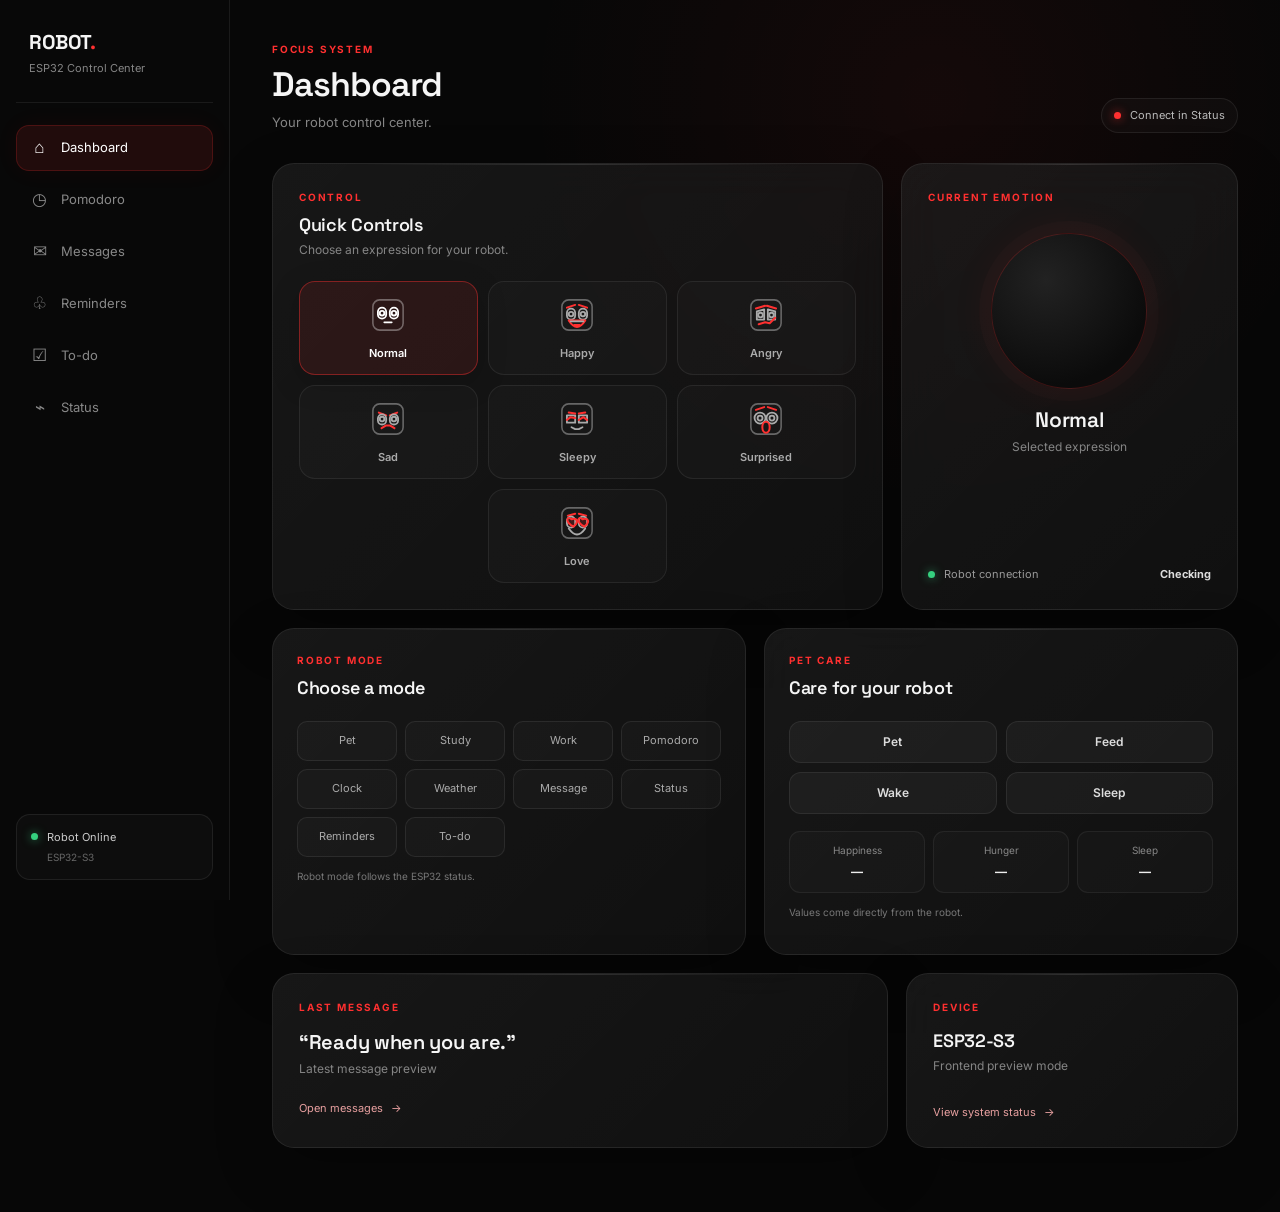
<file: index.html>
<!doctype html>
<html lang="en"><head><meta charset="utf-8"><meta name="viewport" content="width=device-width, initial-scale=1"><meta name="theme-color" content="#070707"><title>Dashboard | ROBOT.</title><link rel="stylesheet" href="style.css"></head>
<body><div id="robotMenu"></div><main class="page-shell"><header class="page-header"><div><p class="eyebrow">FOCUS SYSTEM</p><h1>Dashboard</h1><p class="page-description">Your robot control center.</p></div><div class="connection-pill is-offline" id="dashboardConnection" title="Set the ESP32 address on the Status page"><i class="connection-dot"></i><span>Connect in Status</span></div></header>
<section class="dashboard-grid"><article class="glass-card quick-card"><div class="section-heading"><div><p class="eyebrow">CONTROL</p><h2>Quick Controls</h2><p class="muted">Choose an expression for your robot.</p></div></div><div class="emotion-grid" role="group" aria-label="Robot expressions">
<button class="emotion-button is-selected" data-name="Normal" data-expression="0" type="button"><svg class="expression-icon" viewBox="0 0 48 48" aria-hidden="true"><path class="face-outline" d="M15 7.5h18a7.5 7.5 0 0 1 7.5 7.5v18a7.5 7.5 0 0 1-7.5 7.5H15A7.5 7.5 0 0 1 7.5 33V15A7.5 7.5 0 0 1 15 7.5Z"/><rect x="13" y="16" width="9" height="12" rx="4.5"/><rect x="26" y="16" width="9" height="12" rx="4.5"/><circle cx="17.5" cy="22" r="2.5"/><circle cx="30.5" cy="22" r="2.5"/><path d="M20 32h8"/></svg><span>Normal</span></button>
<button class="emotion-button" data-name="Happy" data-expression="1" type="button"><svg class="expression-icon" viewBox="0 0 48 48" aria-hidden="true"><path class="face-outline" d="M15 7.5h18a7.5 7.5 0 0 1 7.5 7.5v18a7.5 7.5 0 0 1-7.5 7.5H15A7.5 7.5 0 0 1 7.5 33V15A7.5 7.5 0 0 1 15 7.5Z"/><path class="face-accent" d="m13 16 9-3m4 0 9 3"/><rect x="13" y="17" width="9" height="12" rx="4.5"/><rect x="26" y="17" width="9" height="12" rx="4.5"/><circle cx="17.5" cy="23" r="2.5"/><circle cx="30.5" cy="23" r="2.5"/><path class="face-accent" d="M15 30q9 14 18 0Z"/><path d="M17 31h14"/><path class="face-accent" d="M21 35h6"/></svg><span>Happy</span></button>
<button class="emotion-button" data-name="Angry" data-expression="4" type="button"><svg class="expression-icon" viewBox="0 0 48 48" aria-hidden="true"><path class="face-outline" d="M15 7.5h18a7.5 7.5 0 0 1 7.5 7.5v18a7.5 7.5 0 0 1-7.5 7.5H15A7.5 7.5 0 0 1 7.5 33V15A7.5 7.5 0 0 1 15 7.5Z"/><path class="face-accent" d="m13 17 10-3m12 3-10-3"/><path d="M14 20 22 18v11h-8Zm20 0-8-2v11h8Z"/><circle cx="18" cy="24" r="2.5"/><circle cx="30" cy="24" r="2.5"/><path class="face-accent" d="m16 34 7-2 5 1 6-6"/></svg><span>Angry</span></button>
<button class="emotion-button" data-name="Sad" data-expression="3" type="button"><svg class="expression-icon" viewBox="0 0 48 48" aria-hidden="true"><path class="face-outline" d="M15 7.5h18a7.5 7.5 0 0 1 7.5 7.5v18a7.5 7.5 0 0 1-7.5 7.5H15A7.5 7.5 0 0 1 7.5 33V15A7.5 7.5 0 0 1 15 7.5Z"/><path class="face-accent" d="m14 17 8 3m12-3-8 3"/><rect x="13" y="19" width="9" height="11" rx="4.5"/><rect x="26" y="19" width="9" height="11" rx="4.5"/><circle cx="17.5" cy="24" r="2.5"/><circle cx="30.5" cy="24" r="2.5"/><path class="face-accent" d="m17 34 5-3h4l5 3"/></svg><span>Sad</span></button>
<button class="emotion-button" data-name="Sleepy" data-expression="6" type="button"><svg class="expression-icon" viewBox="0 0 48 48" aria-hidden="true"><path class="face-outline" d="M15 7.5h18a7.5 7.5 0 0 1 7.5 7.5v18a7.5 7.5 0 0 1-7.5 7.5H15A7.5 7.5 0 0 1 7.5 33V15A7.5 7.5 0 0 1 15 7.5Z"/><path d="M13 20h9v8h-9zm13 0h9v8h-9z"/><path class="face-accent" d="m13 25 4-3 5 1m4 2 5-3 4 3M15 17l7 1m4 0 7-1"/><path d="m18 33 4 2h4l4-2"/></svg><span>Sleepy</span></button>
<button class="emotion-button" data-name="Surprised" data-expression="5" type="button"><svg class="expression-icon" viewBox="0 0 48 48" aria-hidden="true"><path class="face-outline" d="M15 7.5h18a7.5 7.5 0 0 1 7.5 7.5v18a7.5 7.5 0 0 1-7.5 7.5H15A7.5 7.5 0 0 1 7.5 33V15A7.5 7.5 0 0 1 15 7.5Z"/><path class="face-accent" d="m13 14 9-3m4 0 9 3"/><circle cx="17.5" cy="23" r="6"/><circle cx="30.5" cy="23" r="6"/><circle cx="17.5" cy="23" r="2.7"/><circle cx="30.5" cy="23" r="2.7"/><ellipse class="face-accent" cx="24" cy="33" rx="4" ry="6"/></svg><span>Surprised</span></button>
<button class="emotion-button" data-name="Love" data-expression="2" type="button"><svg class="expression-icon expression-love" viewBox="0 0 48 48" aria-hidden="true"><path class="face-outline" d="M15 7.5h18a7.5 7.5 0 0 1 7.5 7.5v18a7.5 7.5 0 0 1-7.5 7.5H15A7.5 7.5 0 0 1 7.5 33V15A7.5 7.5 0 0 1 15 7.5Z"/><path class="face-accent" d="m14 16 8-2m4 0 8 2"/><rect x="13" y="17" width="9" height="12" rx="4.5"/><rect x="26" y="17" width="9" height="12" rx="4.5"/><path class="face-accent" d="M18 20c-4-4-7 1-1 6l3 2 3-3c3-4-1-7-5-5Zm12 0c-4-4-7 1-1 6l3 2 3-3c3-4-1-7-5-5Z"/><path d="M15 30q9 13 18 0"/></svg><span>Love</span></button></div></article>
<article class="glass-card current-card"><p class="eyebrow">CURRENT EMOTION</p><div class="emotion-orb" aria-hidden="true"><span id="robotFace"></span></div><h2 id="currentEmotion">Normal</h2><p class="muted">Selected expression</p><div class="connection-row"><i class="connection-dot"></i><span>Robot connection</span><strong id="dashboardConnectionState">Checking</strong></div></article></section>
<section class="robot-controls-grid"><article class="glass-card robot-control-card"><div class="section-heading"><div><p class="eyebrow">ROBOT MODE</p><h2>Choose a mode</h2></div></div><div class="mode-grid" id="robotModeControls" role="group" aria-label="Robot modes"><button class="mode-button" data-mode="pet" type="button">Pet</button><button class="mode-button" data-mode="study" type="button">Study</button><button class="mode-button" data-mode="work" type="button">Work</button><button class="mode-button" data-mode="pomodoro" type="button">Pomodoro</button><button class="mode-button" data-mode="clock" type="button">Clock</button><button class="mode-button" data-mode="weather" type="button">Weather</button><button class="mode-button" data-mode="message" type="button">Message</button><button class="mode-button" data-mode="status" type="button">Status</button><button class="mode-button" data-mode="reminders" type="button">Reminders</button><button class="mode-button" data-mode="todo" type="button">To-do</button></div><p class="form-note" id="modeFeedback" aria-live="polite">Robot mode follows the ESP32 status.</p></article><article class="glass-card robot-control-card"><div class="section-heading"><div><p class="eyebrow">PET CARE</p><h2>Care for your robot</h2></div></div><div class="pet-actions" role="group" aria-label="Pet controls"><button class="secondary-button" data-pet-action="pet" type="button">Pet</button><button class="secondary-button" data-pet-action="feed" type="button">Feed</button><button class="secondary-button" data-pet-action="wake" type="button">Wake</button><button class="secondary-button" data-pet-action="sleep" type="button">Sleep</button></div><div class="pet-stats"><span>Happiness <strong id="dashboardHappiness">—</strong></span><span>Hunger <strong id="dashboardHunger">—</strong></span><span>Sleep <strong id="dashboardSleep">—</strong></span></div><p class="form-note" id="petFeedback" aria-live="polite">Values come directly from the robot.</p></article></section>
<section class="lower-grid"><article class="glass-card"><p class="eyebrow">LAST MESSAGE</p><h2 class="message-quote" id="lastMessage">“Ready when you are.”</h2><p class="muted">Latest message preview</p><a class="text-link" href="messages.html">Open messages <span aria-hidden="true">→</span></a></article><article class="glass-card status-preview"><p class="eyebrow">DEVICE</p><h2>ESP32-S3</h2><p class="muted">Frontend preview mode</p><a class="text-link" href="status.html">View system status <span aria-hidden="true">→</span></a></article></section></main>
<script>
const expressionNames = ['Normal', 'Happy', 'Love', 'Sad', 'Angry', 'Surprised', 'Sleepy'];
const robotModeNames = ['Pet', 'Study', 'Work', 'Pomodoro', 'Clock', 'Weather', 'Message', 'Status', 'Night', 'Reminders', 'To-do'];
const emotionButtons = document.querySelectorAll('.emotion-button');
const robotFace = document.getElementById('robotFace');

function syncDashboard(state) {
  if (!state) return;
  const online = state._online !== false && state.wifi !== false;
  const connection = document.getElementById('dashboardConnection');
  const connectionState = document.getElementById('dashboardConnectionState');
  connection.querySelector('span').textContent = online ? 'Robot Connected' : 'Robot Offline';
  connectionState.textContent = online ? 'Online' : 'Offline';
  connection.title = online ? 'Live state from the ESP32.' : 'No recent state from the ESP32.';
  connection.classList.toggle('is-offline', !online);

  const expression = Number(state.expression);
  const selected = document.querySelector(`.emotion-button[data-expression="${expression}"]`);
  if (selected) {
    emotionButtons.forEach(button => button.classList.toggle('is-selected', button === selected));
    document.getElementById('currentEmotion').textContent = expressionNames[expression];
    robotFace.replaceChildren(selected.querySelector('.expression-icon').cloneNode(true));
  }

  const modeName = robotModeNames[Number(state.mode)] || 'Unknown';
  document.querySelectorAll('#robotModeControls [data-mode]').forEach(button => {
    button.classList.toggle('active', modeName !== 'Night' && button.dataset.mode === modeName.toLowerCase());
  });
  document.getElementById('dashboardHappiness').textContent = Number.isFinite(Number(state.happiness)) ? `${state.happiness}%` : '—';
  document.getElementById('dashboardHunger').textContent = Number.isFinite(Number(state.hunger)) ? `${state.hunger}%` : '—';
  document.getElementById('dashboardSleep').textContent = state.sleeping ? 'Sleeping' : 'Awake';
  document.querySelector('.status-preview .muted').textContent = `Current mode: ${modeName}`;
}

async function sendAndSync(path, payload, feedbackId) {
  const feedback = feedbackId ? document.getElementById(feedbackId) : null;
  try {
    await window.robotControl.request(path, payload);
    if (feedback) { feedback.textContent = 'Command sent. Syncing with robot…'; feedback.classList.remove('error-text'); }
    await window.robotControl.request('/api/status', undefined, { force: true });
  } catch (error) {
    if (feedback) { feedback.textContent = error.message; feedback.classList.add('error-text'); }
    const connection = document.getElementById('dashboardConnection');
    connection.querySelector('span').textContent = 'Robot Offline';
    connection.title = error.message;
    connection.classList.add('is-offline');
  }
}

emotionButtons.forEach(button => button.addEventListener('click', () => {
  sendAndSync('/api/emotion', { expression: Number(button.dataset.expression) });
}));
document.querySelectorAll('#robotModeControls [data-mode]').forEach(button => button.addEventListener('click', () => {
  sendAndSync('/api/mode', { mode: button.dataset.mode }, 'modeFeedback');
}));
document.querySelectorAll('[data-pet-action]').forEach(button => button.addEventListener('click', () => {
  sendAndSync('/api/pet', { action: button.dataset.petAction }, 'petFeedback');
}));
async function loadRobotMenu() {
  try {
    const response = await fetch('menu.html'); if (!response.ok) throw new Error();
    const template = document.createElement('template'); template.innerHTML = await response.text();
    const menuScript = template.content.querySelector('script'); if (menuScript) menuScript.remove();
    document.getElementById('robotMenu').replaceChildren(template.content.cloneNode(true));
    if (menuScript) { const script = document.createElement('script'); script.textContent = menuScript.textContent; document.body.append(script); script.remove(); }
  } catch { document.getElementById('robotMenu').innerHTML = '<p class="menu-error">Navigation could not load. Run this page using VS Code Live Server.</p>'; throw new Error('Menu failed to load'); }
}
loadRobotMenu().then(async () => {
  if (!window.robotControl.isConfigured) return;
  window.robotControl.onStatus(syncDashboard);
  try { syncDashboard(await window.robotControl.request('/api/status', undefined, { force: true })); }
  catch(error) { const connection=document.getElementById('dashboardConnection'); connection.querySelector('span').textContent='Robot Offline'; connection.title=error.message; connection.classList.add('is-offline'); }
}).catch(() => {});
</script></body></html>
</file>
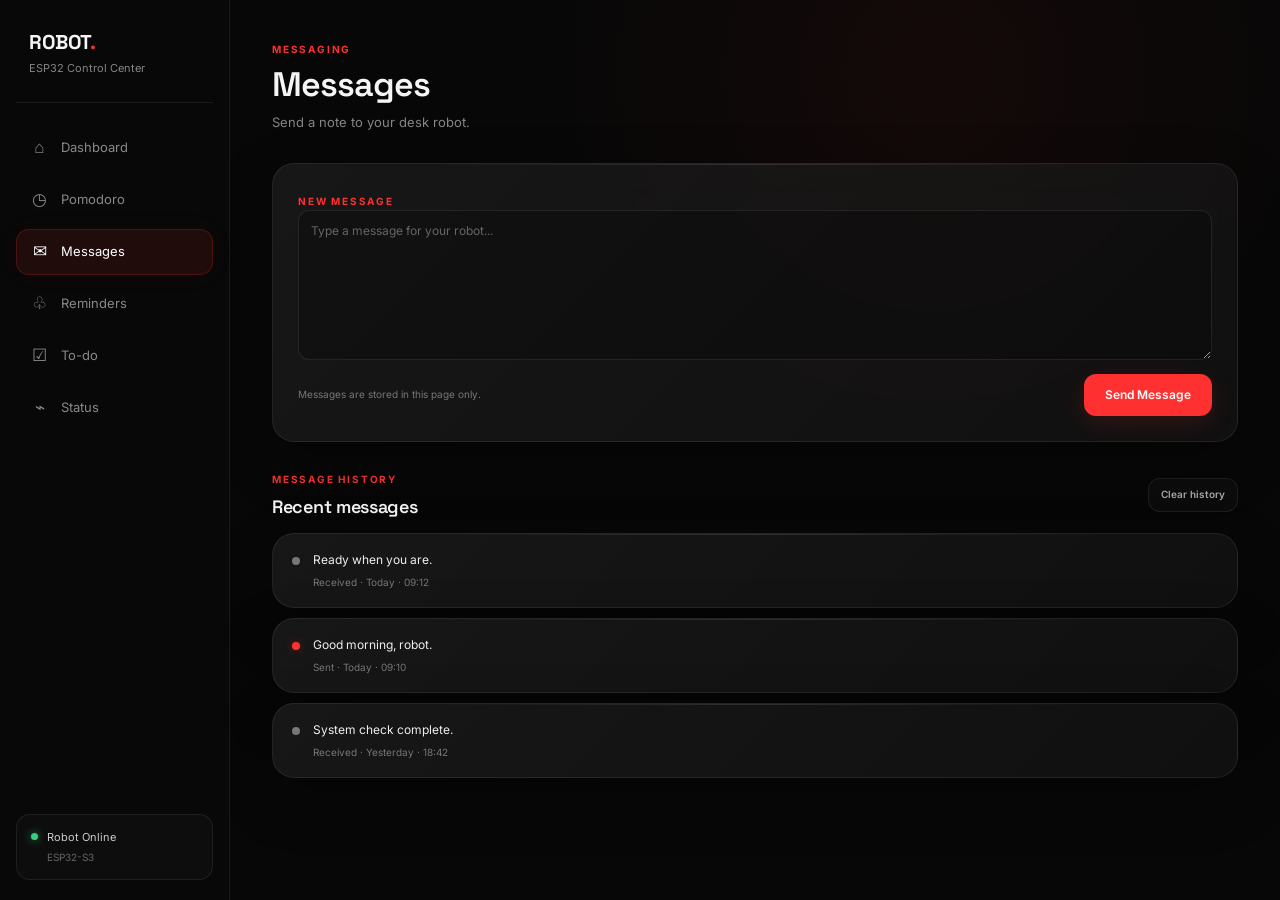
<file: messages.html>
<!doctype html><html lang="en"><head><meta charset="utf-8"><meta name="viewport" content="width=device-width,initial-scale=1"><meta name="theme-color" content="#070707"><title>Messages | ROBOT.</title><link rel="stylesheet" href="style.css"></head><body><div id="robotMenu"></div><main class="page-shell"><header class="page-header"><div><p class="eyebrow">MESSAGING</p><h1>Messages</h1><p class="page-description">Send a note to your desk robot.</p></div></header><section class="glass-card composer-card"><label class="eyebrow" for="messageInput">NEW MESSAGE</label><textarea id="messageInput" rows="4" maxlength="500" placeholder="Type a message for your robot..."></textarea><div class="composer-footer"><span class="form-note" id="messageFeedback" aria-live="polite">Messages are stored in this page only.</span><button class="primary-button" id="sendMessage">Send Message</button></div></section><section class="history-section"><div class="section-heading"><div><p class="eyebrow">MESSAGE HISTORY</p><h2>Recent messages</h2></div><button class="quiet-button" id="clearHistory">Clear history</button></div><div class="message-list" id="messageHistory" aria-live="polite"></div></section></main>
<script>
const history = document.getElementById('messageHistory'), input = document.getElementById('messageInput');
const seed = [{text:'Ready when you are.',time:'Today · 09:12',direction:'received'},{text:'Good morning, robot.',time:'Today · 09:10',direction:'sent'},{text:'System check complete.',time:'Yesterday · 18:42',direction:'received'}];
let messages = [...seed];
function sendRobotMessage(message) {
  if (!window.robotControl) throw new Error('Menu API is still loading.');
  return window.robotControl.request('/api/message', { message });
}
function renderMessages() { history.replaceChildren(); if (!messages.length) { const empty=document.createElement('div'); empty.className='empty-state glass-card'; empty.textContent='No messages yet. Send your first note above.'; history.append(empty); return; }
  messages.forEach(item => { const card=document.createElement('article'); card.className=`message-item glass-card ${item.direction}`; const marker=document.createElement('span'); marker.className='message-marker'; marker.setAttribute('aria-hidden','true'); const body=document.createElement('div'), text=document.createElement('p'), meta=document.createElement('div'); text.className='message-text'; text.textContent=item.text; meta.className='message-meta'; meta.textContent=`${item.direction === 'sent' ? 'Sent' : 'Received'} · ${item.time}`; body.append(text,meta); card.append(marker,body); history.append(card); });
}
document.getElementById('sendMessage').addEventListener('click', async () => { const text=input.value.trim(),feedback=document.getElementById('messageFeedback'); if (!text) { input.focus(); feedback.textContent='Enter a message before sending.'; return; } try { await sendRobotMessage(text); messages.unshift({text,time:new Intl.DateTimeFormat(undefined,{hour:'2-digit',minute:'2-digit'}).format(new Date()),direction:'sent'}); input.value=''; feedback.textContent='Message sent to the robot.'; feedback.classList.remove('error-text'); renderMessages(); } catch(error) { feedback.textContent=error.message; feedback.classList.add('error-text'); } });
input.addEventListener('keydown', event => { if (event.key==='Enter' && !event.shiftKey) { event.preventDefault(); document.getElementById('sendMessage').click(); } });
document.getElementById('clearHistory').addEventListener('click', () => { messages=[]; renderMessages(); });
renderMessages(); loadRobotMenu();
async function loadRobotMenu(){try{const r=await fetch('menu.html');if(!r.ok)throw Error();const template=document.createElement('template');template.innerHTML=await r.text();const menuScript=template.content.querySelector('script');if(menuScript)menuScript.remove();document.getElementById('robotMenu').replaceChildren(template.content.cloneNode(true));if(menuScript){const script=document.createElement('script');script.textContent=menuScript.textContent;document.body.append(script);script.remove();}}catch{document.getElementById('robotMenu').innerHTML='<p class="menu-error">Navigation could not load. Run this page using VS Code Live Server.</p>';}}
</script></body></html>
</file>
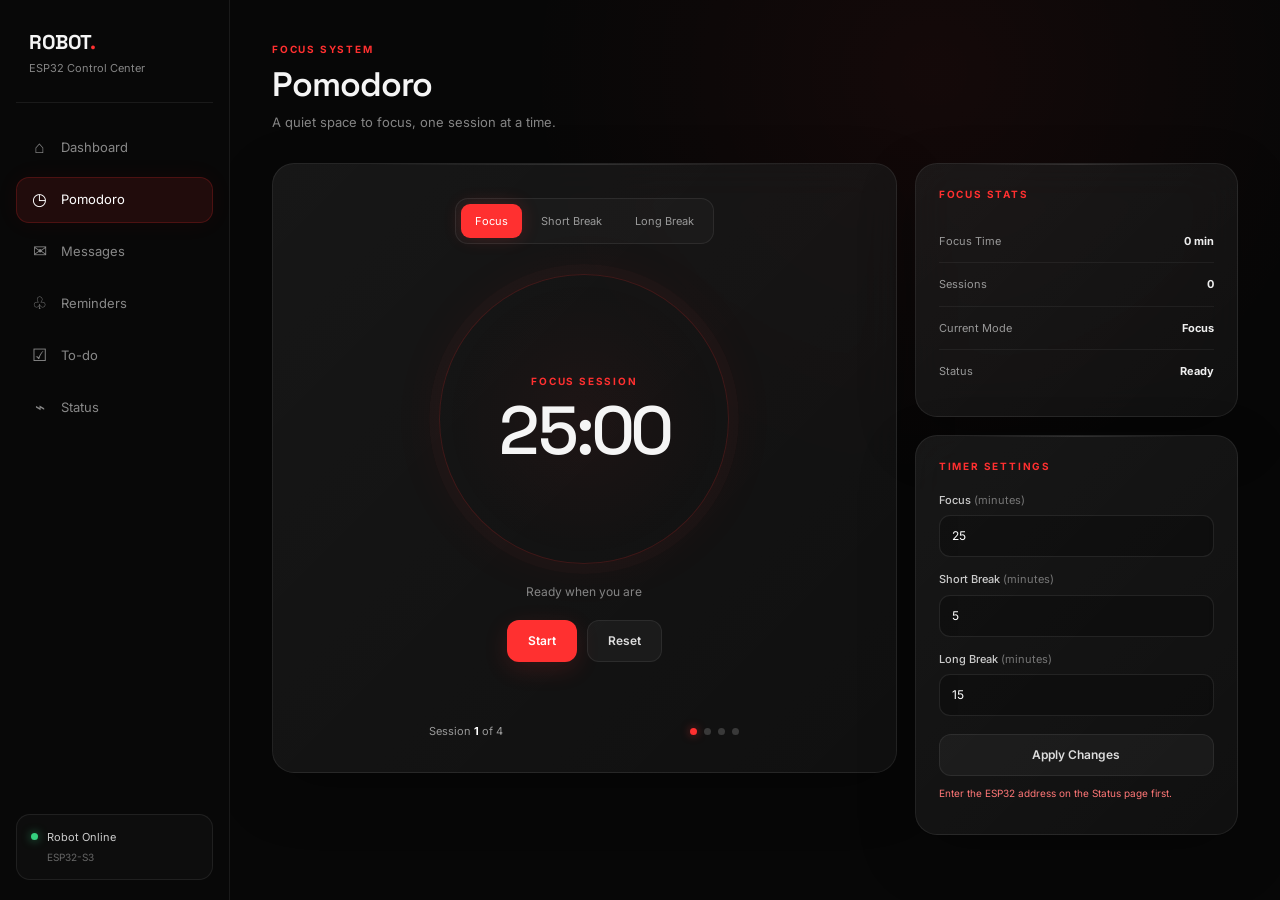
<file: pomodoro.html>
<!doctype html><html lang="en"><head><meta charset="utf-8"><meta name="viewport" content="width=device-width,initial-scale=1"><meta name="theme-color" content="#070707"><title>Pomodoro | ROBOT.</title><link rel="stylesheet" href="style.css"></head><body><div id="robotMenu"></div><main class="page-shell"><header class="page-header"><div><p class="eyebrow">FOCUS SYSTEM</p><h1>Pomodoro</h1><p class="page-description">A quiet space to focus, one session at a time.</p></div></header>
<div class="pomodoro-layout"><section class="glass-card timer-card"><div class="mode-switch" role="group" aria-label="Timer mode"><button class="mode-button active" data-mode="focus">Focus</button><button class="mode-button" data-mode="short">Short Break</button><button class="mode-button" data-mode="long">Long Break</button></div><div class="timer-ring"><div><p class="eyebrow" id="timerMode">Focus Session</p><div class="timer-value" id="timerDisplay" aria-live="off">25:00</div></div></div><p class="timer-status" id="timerStatus" aria-live="polite">Ready when you are</p><div class="timer-controls"><button class="primary-button" id="startButton">Start</button><button class="secondary-button" id="resetButton">Reset</button></div><div class="session-progress"><span>Session <strong id="sessionNumber">1</strong> of 4</span><div class="session-dots" aria-label="Focus session progress"><i class="active"></i><i></i><i></i><i></i></div></div></section>
<aside class="pomodoro-side"><section class="glass-card stats-card"><p class="eyebrow">FOCUS STATS</p><div class="stat-row"><span>Focus Time</span><strong id="focusTime">0 min</strong></div><div class="stat-row"><span>Sessions</span><strong id="completedSessions">0</strong></div><div class="stat-row"><span>Current Mode</span><strong id="currentMode">Focus</strong></div><div class="stat-row"><span>Status</span><strong id="statusValue">Ready</strong></div></section><section class="glass-card settings-card"><p class="eyebrow">TIMER SETTINGS</p><label class="field-label" for="focusInput">Focus <span>(minutes)</span></label><input id="focusInput" type="number" min="1" max="120" value="25"><label class="field-label" for="shortInput">Short Break <span>(minutes)</span></label><input id="shortInput" type="number" min="1" max="60" value="5"><label class="field-label" for="longInput">Long Break <span>(minutes)</span></label><input id="longInput" type="number" min="1" max="120" value="15"><button class="secondary-button full-button" id="applyButton">Apply Changes</button><p class="form-note" id="settingsNote" aria-live="polite">Applying settings resets the current timer.</p></section></aside></div></main>
<script>
const durations = { focus: 25, short: 5, long: 15 };
let mode = localStorage.getItem('robotPomodoroMode') || 'focus';
if (!durations[mode]) mode = 'focus';
let remaining = durations[mode] * 60;
let running = false, paused = false, completed = 0, elapsedFocus = 0;
let syncedAt = Date.now(), pendingCommandAt = 0, pollTimer = null, renderTimer = null;
const $ = id => document.getElementById(id);
const display = $('timerDisplay'), startButton = $('startButton');

function visibleRemaining() {
  if (!running) return Math.max(0, remaining);
  return Math.max(0, remaining - Math.floor((Date.now() - syncedAt) / 1000));
}
function render() {
  const shown = visibleRemaining();
  display.textContent = `${String(Math.floor(shown / 60)).padStart(2,'0')}:${String(shown % 60).padStart(2,'0')}`;
  $('timerMode').textContent = mode === 'focus' ? 'Focus Session' : mode === 'short' ? 'Short Break' : 'Long Break';
  $('currentMode').textContent = mode === 'focus' ? 'Focus' : mode === 'short' ? 'Short Break' : 'Long Break';
  $('sessionNumber').textContent = completed % 4 + 1;
  document.querySelectorAll('.session-dots i').forEach((dot, i) => dot.classList.toggle('active', i <= completed % 4));
  $('focusTime').textContent = `${Math.floor(elapsedFocus / 60)} min`;
  $('completedSessions').textContent = completed;
  const isComplete = !running && !paused && shown === 0;
  $('statusValue').textContent = running ? 'Running' : paused ? 'Paused' : isComplete ? 'Complete' : 'Ready';
  $('timerStatus').textContent = running ? 'Session in progress' : paused ? 'Session paused' : isComplete ? 'Session complete on robot' : 'Ready when you are';
  startButton.textContent = running ? 'Pause' : paused ? 'Resume' : 'Start';
  document.title = `${display.textContent} · Pomodoro | ROBOT.`;
}
function applyRobotStatus(state) {
  if (!state || state.pomodoroRemaining === undefined) return;
  const sourceAt = Number(state._sourceTimestamp) || Date.now();
  if (pendingCommandAt && sourceAt < pendingCommandAt - 1200) return;
  const nextRunning = Boolean(state.pomodoroRunning);
  const nextPaused = Boolean(state.pomodoroPaused);
  const robotSeconds = Math.max(0, Number(state.pomodoroRemaining) || 0);
  remaining = Math.max(0, robotSeconds - (nextRunning ? Math.floor((Date.now() - sourceAt) / 1000) : 0));
  running = nextRunning;
  paused = nextPaused;
  syncedAt = Date.now();
  if (!running && !paused && remaining === 0 && mode === 'focus') completed = Math.max(completed, 1);
  render();
  scheduleStatusPoll();
}
async function refreshRobotStatus(force = true) {
  if (!window.robotControl) return;
  try {
    const state = await window.robotControl.request('/api/status', undefined, { force });
    applyRobotStatus(state);
  } catch (error) {
    $('settingsNote').textContent = error.message;
    $('settingsNote').classList.add('error-text');
  }
}
async function sendTimerCommand(command, seconds) {
  if (!window.robotControl) throw new Error('Robot connection is still loading.');
  pendingCommandAt = Date.now();
  const commandSentAt = pendingCommandAt;
  const payload = { command };
  if (command === 'start' || command === 'resume') payload.remainingSeconds = Math.max(1, Math.floor(seconds));
  await window.robotControl.request('/api/timer', payload);
  $('settingsNote').textContent = 'Command sent. Syncing with the ESP32…';
  $('settingsNote').classList.remove('error-text');
  setTimeout(() => {
    if (pendingCommandAt === commandSentAt) {
      pendingCommandAt = 0;
      refreshRobotStatus(true);
    }
  }, 10000);
  setTimeout(() => refreshRobotStatus(true), 700);
}
function scheduleStatusPoll() {
  clearTimeout(pollTimer);
  pollTimer = setTimeout(async () => {
    await refreshRobotStatus(true);
    scheduleStatusPoll();
  }, running ? 2000 : 10000);
}
function selectMode(next) {
  mode = next;
  localStorage.setItem('robotPomodoroMode', mode);
  if (!running) { remaining = durations[mode] * 60; paused = false; }
  document.querySelectorAll('.mode-button').forEach(button => button.classList.toggle('active', button.dataset.mode === mode));
  render();
}
startButton.addEventListener('click', async () => {
  if (running) {
    try { await sendTimerCommand('pause'); } catch (error) { $('settingsNote').textContent = error.message; $('settingsNote').classList.add('error-text'); }
    return;
  }
  const command = paused ? 'resume' : 'start';
  const secondsToStart = Math.max(1, Math.floor(visibleRemaining() || durations[mode] * 60));
  try {
    await sendTimerCommand(command, secondsToStart);
    remaining = secondsToStart; running = true; paused = false; syncedAt = Date.now(); render();
  } catch (error) { $('settingsNote').textContent = error.message; $('settingsNote').classList.add('error-text'); }
});
$('resetButton').addEventListener('click', async () => {
  mode = 'focus'; localStorage.setItem('robotPomodoroMode', mode);
  document.querySelectorAll('.mode-button').forEach(button => button.classList.toggle('active', button.dataset.mode === mode));
  try { await sendTimerCommand('reset'); paused = false; running = false; remaining = durations.focus * 60; render(); }
  catch (error) { $('settingsNote').textContent = error.message; $('settingsNote').classList.add('error-text'); }
});
document.querySelectorAll('.mode-button').forEach(button => button.addEventListener('click', () => selectMode(button.dataset.mode)));
$('applyButton').addEventListener('click', () => {
  const fields = [['focusInput','focus',120],['shortInput','short',60],['longInput','long',120]];
  for (const [id,label,max] of fields) { const input = $(id), value = Number(input.value); if (!Number.isInteger(value) || value < 1 || value > max) { input.setCustomValidity(`Enter a whole number from 1 to ${max}.`); input.reportValidity(); input.addEventListener('input', () => input.setCustomValidity(''), { once: true }); return; } }
  fields.forEach(([id,label]) => durations[label] = Number($(id).value));
  if (!running) { remaining = durations[mode] * 60; paused = false; }
  $('settingsNote').textContent = 'Settings saved for the next session.'; $('settingsNote').classList.remove('error-text'); render();
});
render();
renderTimer = setInterval(render, 250);
scheduleStatusPoll();
document.querySelectorAll('.mode-button').forEach(button => button.classList.toggle('active', button.dataset.mode === mode));
loadRobotMenu().then(() => {
  window.robotControl.onStatus(applyRobotStatus);
  refreshRobotStatus(true);
}).catch(() => {});
async function loadRobotMenu() { try { const response=await fetch('menu.html'); if(!response.ok)throw Error(); const template=document.createElement('template'); template.innerHTML=await response.text(); const menuScript=template.content.querySelector('script'); if(menuScript)menuScript.remove(); $('robotMenu').replaceChildren(template.content.cloneNode(true)); if(menuScript){const script=document.createElement('script');script.textContent=menuScript.textContent;document.body.append(script);script.remove();} } catch { $('robotMenu').innerHTML='<p class="menu-error">Navigation could not load. Run this page using VS Code Live Server.</p>'; } }
</script></body></html>
</file>
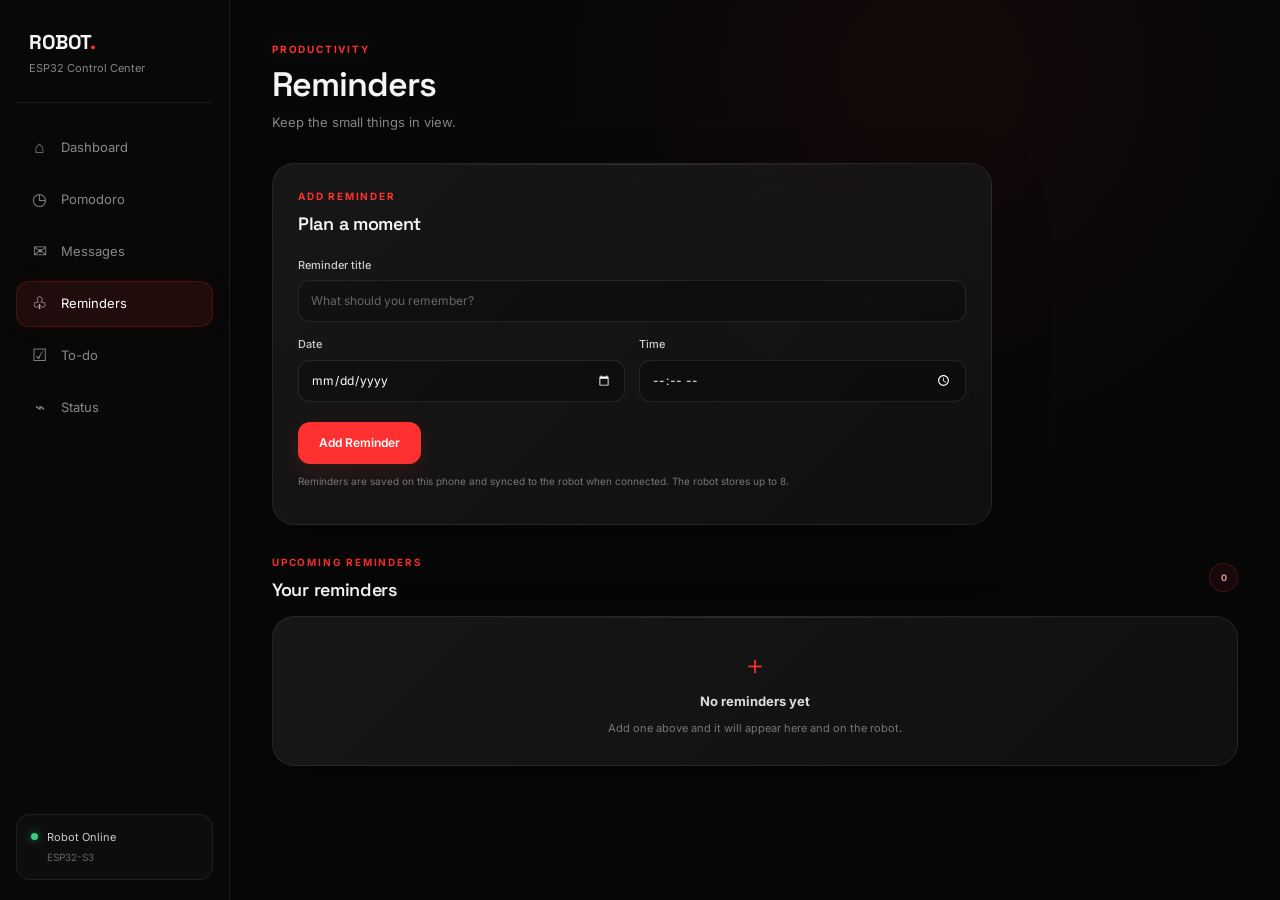
<file: reminders.html>
<!doctype html>
<html lang="en">
<head>
  <meta charset="utf-8">
  <meta name="viewport" content="width=device-width,initial-scale=1">
  <meta name="theme-color" content="#070707">
  <title>Reminders | ROBOT.</title>
  <link rel="stylesheet" href="style.css">
</head>
<body>
<div id="robotMenu"></div>
<main class="page-shell">
  <header class="page-header">
    <div><p class="eyebrow">PRODUCTIVITY</p><h1>Reminders</h1><p class="page-description">Keep the small things in view.</p></div>
  </header>
  <section class="glass-card reminder-form">
    <div class="section-heading"><div><p class="eyebrow">ADD REMINDER</p><h2>Plan a moment</h2></div></div>
    <form id="reminderForm">
      <label class="field-label" for="reminderTitle">Reminder title</label>
      <input id="reminderTitle" name="title" type="text" maxlength="100" placeholder="What should you remember?" required>
      <div class="date-fields">
        <div><label class="field-label" for="reminderDate">Date</label><input id="reminderDate" name="date" type="date" required></div>
        <div><label class="field-label" for="reminderTime">Time</label><input id="reminderTime" name="time" type="time" required></div>
      </div>
      <button class="primary-button" type="submit">Add Reminder</button>
    </form>
    <p class="form-note" id="reminderFeedback" aria-live="polite">Reminders are saved on this phone and synced to the robot when connected. The robot stores up to 8.</p>
  </section>
  <section class="history-section">
    <div class="section-heading"><div><p class="eyebrow">UPCOMING REMINDERS</p><h2>Your reminders</h2></div><span class="count-pill" id="reminderCount">0</span></div>
    <div class="reminder-list" id="reminderList"></div>
  </section>
</main>
<script>
const storageKey = 'robot-control-reminders';
let reminders = [];
try {
  reminders = JSON.parse(localStorage.getItem(storageKey) || '[]');
  if (!Array.isArray(reminders)) reminders = [];
} catch { reminders = []; }
const list = document.getElementById('reminderList');
const feedback = document.getElementById('reminderFeedback');

function saveReminders() {
  localStorage.setItem(storageKey, JSON.stringify(reminders));
}

async function syncReminder(payload) {
  if (!window.robotControl || !window.robotControl.isConfigured) {
    feedback.textContent = 'Saved on this phone. Connect the robot on the Status page to sync it to the OLED.';
    return;
  }
  try {
    await window.robotControl.request('/api/reminder', payload);
    feedback.textContent = 'Reminder synced to the ESP32. It is shown on the OLED Reminders screen.';
    feedback.classList.remove('error-text');
  } catch (error) {
    feedback.textContent = `Saved on this phone, but robot sync failed: ${error.message}`;
    feedback.classList.add('error-text');
  }
}

function renderReminders() {
  list.replaceChildren();
  const upcoming = reminders.filter(item => !item.complete).sort((a, b) => `${a.date}T${a.time}`.localeCompare(`${b.date}T${b.time}`));
  const done = reminders.filter(item => item.complete);
  const shown = [...upcoming, ...done];
  document.getElementById('reminderCount').textContent = upcoming.length;
  if (!shown.length) {
    const empty = document.createElement('div');
    empty.className = 'empty-state glass-card';
    empty.innerHTML = '<span class="empty-mark" aria-hidden="true">＋</span><strong>No reminders yet</strong><span>Add one above and it will appear here and on the robot.</span>';
    list.append(empty);
    return;
  }

  shown.forEach(item => {
    const card = document.createElement('article');
    card.className = `reminder-item glass-card${item.complete ? ' is-complete' : ''}`;
    const check = document.createElement('button');
    check.className = 'complete-button';
    check.type = 'button';
    check.setAttribute('aria-label', item.complete ? 'Mark incomplete' : 'Mark complete');
    check.setAttribute('aria-pressed', String(item.complete));
    check.textContent = item.complete ? '✓' : '';
    check.addEventListener('click', () => {
      item.complete = !item.complete;
      saveReminders();
      renderReminders();
      syncReminder({ operation: item.complete ? 'complete' : 'add', ...item });
    });

    const content = document.createElement('div');
    const title = document.createElement('h3');
    const datetime = document.createElement('p');
    title.textContent = item.title;
    datetime.className = 'reminder-datetime';
    datetime.textContent = `${new Intl.DateTimeFormat(undefined, { dateStyle: 'medium' }).format(new Date(`${item.date}T12:00:00`))} · ${item.time}`;
    content.append(title, datetime);

    const del = document.createElement('button');
    del.className = 'delete-button';
    del.type = 'button';
    del.textContent = 'Delete';
    del.setAttribute('aria-label', `Delete ${item.title}`);
    del.addEventListener('click', () => {
      reminders = reminders.filter(reminder => reminder.id !== item.id);
      saveReminders();
      renderReminders();
      syncReminder({ operation: 'delete', id: item.id });
    });
    card.append(check, content, del);
    list.append(card);
  });
}

document.getElementById('reminderForm').addEventListener('submit', event => {
  event.preventDefault();
  const data = new FormData(event.currentTarget);
  const item = {
    id: crypto.randomUUID ? crypto.randomUUID() : String(Date.now()),
    title: String(data.get('title')).trim(),
    date: String(data.get('date')),
    time: String(data.get('time')),
    complete: false
  };
  if (!item.title) return;
  reminders.push(item);
  saveReminders();
  event.currentTarget.reset();
  renderReminders();
  syncReminder({ operation: 'add', ...item });
});

renderReminders();
loadRobotMenu();
async function loadRobotMenu() {
  try {
    const response = await fetch('menu.html');
    if (!response.ok) throw new Error();
    const template = document.createElement('template');
    template.innerHTML = await response.text();
    const menuScript = template.content.querySelector('script');
    if (menuScript) menuScript.remove();
    document.getElementById('robotMenu').replaceChildren(template.content.cloneNode(true));
    if (menuScript) {
      const script = document.createElement('script');
      script.textContent = menuScript.textContent;
      document.body.append(script);
      script.remove();
    }
  } catch {
    document.getElementById('robotMenu').innerHTML = '<p class="menu-error">Navigation could not load. Run this page using VS Code Live Server.</p>';
  }
}
</script>
</body>
</html>
</file>
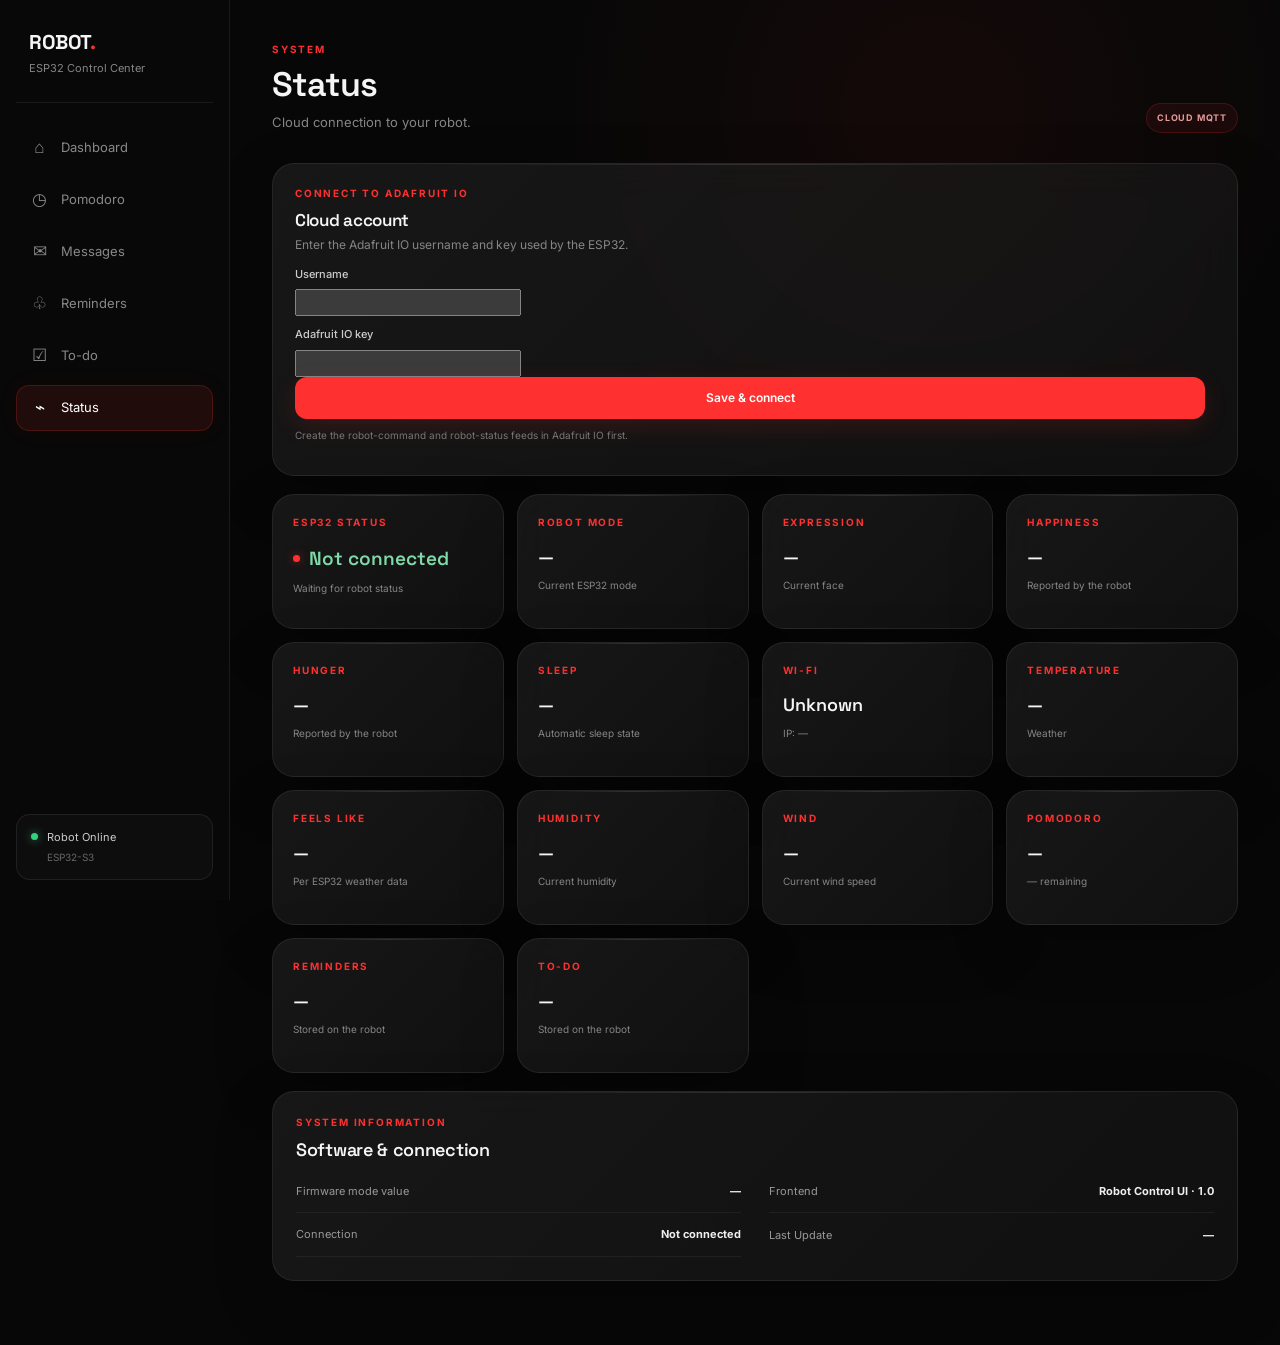
<file: status.html>
<!doctype html>
<html lang="en">
<head>
  <meta charset="utf-8">
  <meta name="viewport" content="width=device-width,initial-scale=1">
  <meta name="theme-color" content="#070707">
  <title>Status | ROBOT.</title>
  <link rel="stylesheet" href="style.css">
</head>
<body>
<div id="robotMenu"></div>
<main class="page-shell">
  <header class="page-header">
    <div><p class="eyebrow">SYSTEM</p><h1>Status</h1><p class="page-description">Cloud connection to your robot.</p></div>
    <span class="demo-badge">CLOUD MQTT</span>
  </header>
  <section class="glass-card api-connect-card">
    <p class="eyebrow">CONNECT TO ADAFRUIT IO</p>
    <h2>Cloud account</h2>
    <p class="muted">Enter the Adafruit IO username and key used by the ESP32.</p>
    <form id="cloudConnectForm">
      <label class="field-label" for="aioUsername">Username</label>
      <input id="aioUsername" type="text" autocomplete="username" required>
      <label class="field-label" for="aioKey">Adafruit IO key</label>
      <input id="aioKey" type="password" autocomplete="off" required>
      <div class="api-connect-row"><button class="primary-button" type="submit">Save &amp; connect</button></div>
      <p class="form-note" id="connectionFeedback" aria-live="polite">Create the robot-command and robot-status feeds in Adafruit IO first.</p>
    </form>
  </section>
  <section class="status-grid">
    <article class="glass-card device-status"><p class="eyebrow">ESP32 STATUS</p><div class="status-main"><i class="connection-dot" id="deviceDot"></i><strong id="espStatus">Not connected</strong></div><span class="muted" id="connectionType">Waiting for robot status</span></article>
    <article class="glass-card"><p class="eyebrow">ROBOT MODE</p><strong class="status-value" id="robotMode">—</strong><span class="muted">Current ESP32 mode</span></article>
    <article class="glass-card"><p class="eyebrow">EXPRESSION</p><strong class="status-value" id="robotExpression">—</strong><span class="muted">Current face</span></article>
    <article class="glass-card"><p class="eyebrow">HAPPINESS</p><strong class="status-value" id="robotHappiness">—</strong><span class="muted">Reported by the robot</span></article>
    <article class="glass-card"><p class="eyebrow">HUNGER</p><strong class="status-value" id="robotHunger">—</strong><span class="muted">Reported by the robot</span></article>
    <article class="glass-card"><p class="eyebrow">SLEEP</p><strong class="status-value" id="robotSleep">—</strong><span class="muted">Automatic sleep state</span></article>
    <article class="glass-card"><p class="eyebrow">WI-FI</p><strong class="status-value" id="wifiState">Unknown</strong><span class="muted" id="deviceIp">IP: —</span></article>
    <article class="glass-card"><p class="eyebrow">TEMPERATURE</p><strong class="status-value" id="temperatureValue">—</strong><span class="muted" id="weatherDescription">Weather</span></article>
    <article class="glass-card"><p class="eyebrow">FEELS LIKE</p><strong class="status-value" id="feelsLikeValue">—</strong><span class="muted">Per ESP32 weather data</span></article>
    <article class="glass-card"><p class="eyebrow">HUMIDITY</p><strong class="status-value" id="humidityValue">—</strong><span class="muted">Current humidity</span></article>
    <article class="glass-card"><p class="eyebrow">WIND</p><strong class="status-value" id="windValue">—</strong><span class="muted">Current wind speed</span></article>
    <article class="glass-card"><p class="eyebrow">POMODORO</p><strong class="status-value" id="pomodoroState">—</strong><span class="muted" id="pomodoroTime">— remaining</span></article>
    <article class="glass-card"><p class="eyebrow">REMINDERS</p><strong class="status-value" id="reminderCount">—</strong><span class="muted">Stored on the robot</span></article>
    <article class="glass-card"><p class="eyebrow">TO-DO</p><strong class="status-value" id="todoCount">—</strong><span class="muted">Stored on the robot</span></article>
  </section>
  <section class="glass-card system-info">
    <div class="section-heading"><div><p class="eyebrow">SYSTEM INFORMATION</p><h2>Software &amp; connection</h2></div></div>
    <div class="info-list">
      <div class="info-row"><span>Firmware mode value</span><strong id="modeNumber">—</strong></div>
      <div class="info-row"><span>Frontend</span><strong>Robot Control UI · 1.0</strong></div>
      <div class="info-row"><span>Connection</span><strong id="connectionMode">Not connected</strong></div>
      <div class="info-row"><span>Last Update</span><strong id="lastUpdate">—</strong></div>
    </div>
  </section>
</main>
<script>
const usernameInput = document.getElementById('aioUsername');
const keyInput = document.getElementById('aioKey');
usernameInput.value = localStorage.getItem('aioUsername') || '';
keyInput.value = localStorage.getItem('aioKey') || '';

async function getRobotStatus() { return window.robotControl.request('/api/status'); }
const modeNames = ['Pet', 'Study', 'Work', 'Pomodoro', 'Clock', 'Weather', 'Message', 'Status', 'Night', 'Reminders', 'To-do'];
const expressionNames = ['Normal', 'Happy', 'Love', 'Sad', 'Angry', 'Surprised', 'Sleepy'];
function formatTimer(value) {
  const seconds = Math.max(0, Math.floor(Number(value) || 0));
  return `${String(Math.floor(seconds / 60)).padStart(2, '0')}:${String(seconds % 60).padStart(2, '0')}`;
}
async function refreshRobotStatus(eventState) {
  const feedback = document.getElementById('connectionFeedback');
  try {
    const state = eventState || await window.robotControl.request('/api/status', undefined, { force: true });
    const online = state._online !== false && state.wifi !== false;
    const mode = Number(state.mode);
    const expression = Number(state.expression);
    document.getElementById('espStatus').textContent = online ? 'Online' : 'Offline';
    document.getElementById('deviceDot').style.background = online ? '#35d07f' : '#ff3030';
    document.getElementById('connectionType').textContent = online ? 'Live ESP32 status' : 'Last status is stale';
    document.getElementById('robotMode').textContent = modeNames[mode] || 'Unknown';
    document.getElementById('modeNumber').textContent = Number.isInteger(mode) ? `${mode} · ${modeNames[mode] || 'Unknown'}` : '—';
    document.getElementById('robotExpression').textContent = expressionNames[expression] || 'Unknown';
    document.getElementById('robotHappiness').textContent = Number.isFinite(Number(state.happiness)) ? `${state.happiness}%` : '—';
    document.getElementById('robotHunger').textContent = Number.isFinite(Number(state.hunger)) ? `${state.hunger}%` : '—';
    document.getElementById('robotSleep').textContent = state.sleeping ? 'Sleeping' : 'Awake';
    document.getElementById('wifiState').textContent = state.wifi ? 'Connected' : 'Disconnected';
    document.getElementById('deviceIp').textContent = `IP: ${state.ip || '—'}`;
    document.getElementById('temperatureValue').textContent = Number.isFinite(Number(state.temperature)) ? `${Number(state.temperature).toFixed(1)}°C` : '—';
    document.getElementById('feelsLikeValue').textContent = Number.isFinite(Number(state.feelsLike)) ? `${Number(state.feelsLike).toFixed(1)}°C` : '—';
    document.getElementById('humidityValue').textContent = Number.isFinite(Number(state.humidity)) ? `${state.humidity}%` : '—';
    document.getElementById('windValue').textContent = Number.isFinite(Number(state.wind)) ? `${state.wind} km/h` : '—';
    document.getElementById('weatherDescription').textContent = state.weatherDescription || `Weather code ${state.weatherCode ?? '—'}`;
    document.getElementById('pomodoroState').textContent = state.pomodoroRunning ? 'Running' : state.pomodoroPaused ? 'Paused' : 'Stopped';
    document.getElementById('pomodoroTime').textContent = `${formatTimer(state.pomodoroRemaining)} remaining`;
    document.getElementById('reminderCount').textContent = Number.isFinite(Number(state.reminderCount)) ? state.reminderCount : '—';
    document.getElementById('todoCount').textContent = Number.isFinite(Number(state.todoCount)) ? state.todoCount : '—';
    document.getElementById('connectionMode').textContent = state._online === undefined ? 'HTTP status' : 'Adafruit IO MQTT';
    const updatedAt = state._sourceTimestamp ? new Date(state._sourceTimestamp) : new Date();
    document.getElementById('lastUpdate').textContent = new Intl.DateTimeFormat(undefined, { hour: '2-digit', minute: '2-digit', second: '2-digit' }).format(updatedAt);
    feedback.textContent = online ? 'Robot state synchronized.' : 'Showing the last status received; robot may be offline.';
    feedback.classList.remove('error-text');
  } catch (error) {
    document.getElementById('espStatus').textContent = 'Offline';
    document.getElementById('deviceDot').style.background = '#ff3030';
    document.getElementById('connectionType').textContent = 'No recent status from ESP32';
    document.getElementById('connectionMode').textContent = 'Not connected';
    feedback.textContent = error.message;
    feedback.classList.add('error-text');
  }
}

document.getElementById('cloudConnectForm').addEventListener('submit', async event => {
  event.preventDefault();
  try {
    window.robotControl.setCloudCredentials(usernameInput.value, keyInput.value);
    document.getElementById('connectionFeedback').textContent = 'Connecting to Adafruit IO…';
    await refreshRobotStatus();
  } catch (error) {
    document.getElementById('connectionFeedback').textContent = error.message;
    document.getElementById('connectionFeedback').classList.add('error-text');
  }
});

loadRobotMenu().then(() => {
  window.robotControl.onStatus(state => refreshRobotStatus(state));
  if (usernameInput.value && keyInput.value) refreshRobotStatus();
  setInterval(() => { if (window.robotControl.isConfigured) refreshRobotStatus(); }, 30000);
});
async function loadRobotMenu() {
  try {
    const response = await fetch('menu.html');
    if (!response.ok) throw Error();
    const template = document.createElement('template');
    template.innerHTML = await response.text();
    const menuScript = template.content.querySelector('script');
    if (menuScript) menuScript.remove();
    document.getElementById('robotMenu').replaceChildren(template.content.cloneNode(true));
    if (menuScript) {
      const script = document.createElement('script');
      script.textContent = menuScript.textContent;
      document.body.append(script);
      script.remove();
    }
  } catch {
    document.getElementById('robotMenu').innerHTML = '<p class="menu-error">Navigation could not load. Run this page using VS Code Live Server.</p>';
  }
}
</script>
</body>
</html>
</file>
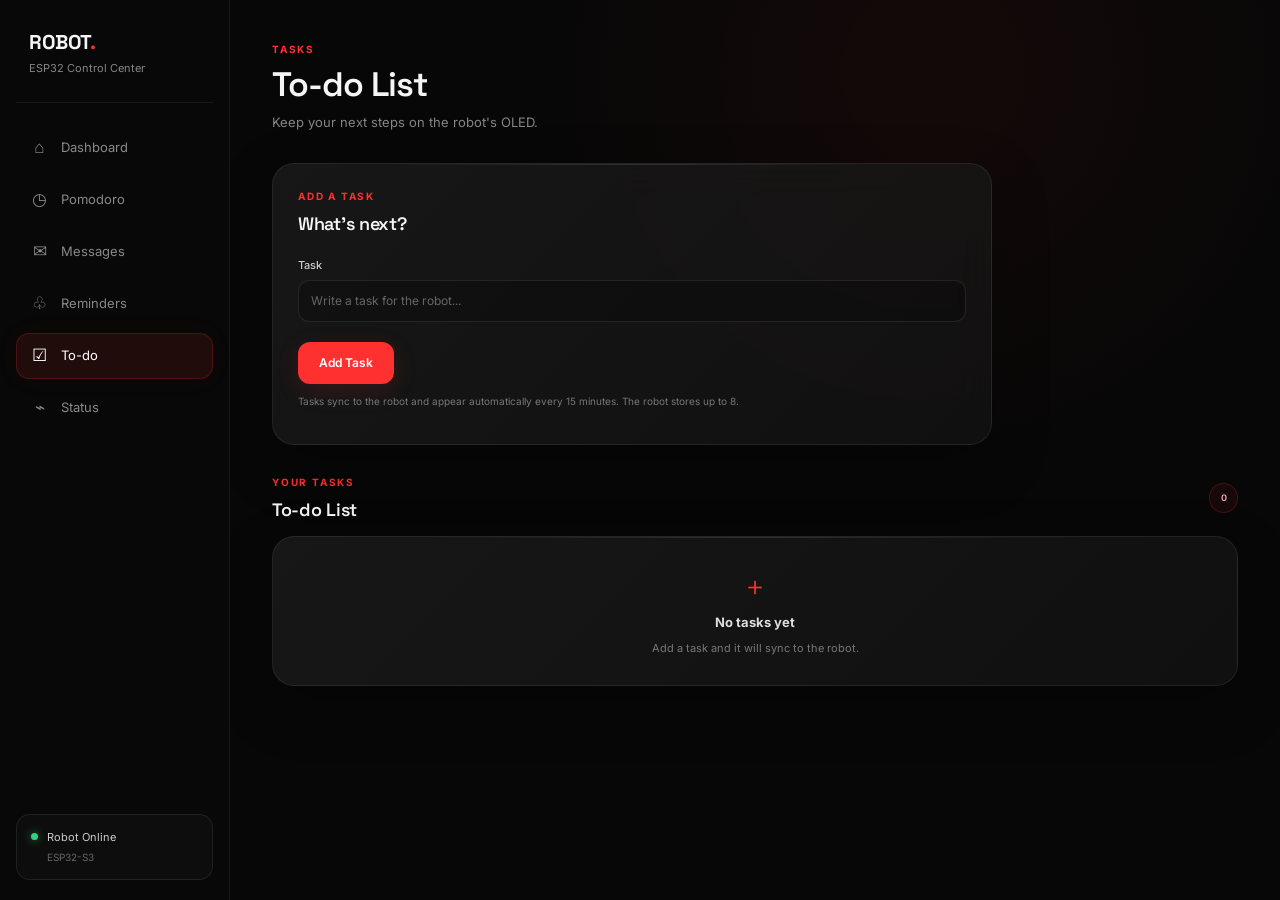
<file: todo.html>
<!doctype html>
<html lang="en">
<head>
  <meta charset="utf-8">
  <meta name="viewport" content="width=device-width,initial-scale=1">
  <meta name="theme-color" content="#070707">
  <title>To-do | ROBOT.</title>
  <link rel="stylesheet" href="style.css">
</head>
<body>
<div id="robotMenu"></div>
<main class="page-shell">
  <header class="page-header">
    <div><p class="eyebrow">TASKS</p><h1>To-do List</h1><p class="page-description">Keep your next steps on the robot's OLED.</p></div>
  </header>
  <section class="glass-card reminder-form">
    <div class="section-heading"><div><p class="eyebrow">ADD A TASK</p><h2>What's next?</h2></div></div>
    <form id="todoForm">
      <label class="field-label" for="todoTitle">Task</label>
      <input id="todoTitle" name="title" type="text" maxlength="64" placeholder="Write a task for the robot..." required>
      <button class="primary-button" type="submit">Add Task</button>
    </form>
    <p class="form-note" id="todoFeedback" aria-live="polite">Tasks sync to the robot and appear automatically every 15 minutes. The robot stores up to 8.</p>
  </section>
  <section class="history-section">
    <div class="section-heading"><div><p class="eyebrow">YOUR TASKS</p><h2>To-do List</h2></div><span class="count-pill" id="todoCount">0</span></div>
    <div class="reminder-list" id="todoList"></div>
  </section>
</main>
<script>
const storageKey = 'robot-control-todo';
let tasks = [];
try {
  tasks = JSON.parse(localStorage.getItem(storageKey) || '[]');
  if (!Array.isArray(tasks)) tasks = [];
} catch { tasks = []; }
const list = document.getElementById('todoList');
const feedback = document.getElementById('todoFeedback');

function saveTasks() {
  localStorage.setItem(storageKey, JSON.stringify(tasks));
}

async function syncTask(payload) {
  if (!window.robotControl || !window.robotControl.isConfigured) {
    feedback.textContent = 'Saved on this phone. Connect the robot on the Status page to sync tasks.';
    return;
  }
  try {
    await window.robotControl.request('/api/todo', payload);
    feedback.textContent = 'Task synced. The OLED will show the list every 15 minutes.';
    feedback.classList.remove('error-text');
  } catch (error) {
    feedback.textContent = `Saved on this phone, but robot sync failed: ${error.message}`;
    feedback.classList.add('error-text');
  }
}

function renderTasks() {
  list.replaceChildren();
  const pending = tasks.filter(task => !task.complete);
  const complete = tasks.filter(task => task.complete);
  document.getElementById('todoCount').textContent = pending.length;
  const shown = [...pending, ...complete];
  if (!shown.length) {
    const empty = document.createElement('div');
    empty.className = 'empty-state glass-card';
    empty.innerHTML = '<span class="empty-mark" aria-hidden="true">＋</span><strong>No tasks yet</strong><span>Add a task and it will sync to the robot.</span>';
    list.append(empty);
    return;
  }

  shown.forEach(task => {
    const card = document.createElement('article');
    card.className = `reminder-item glass-card${task.complete ? ' is-complete' : ''}`;
    const check = document.createElement('button');
    check.className = 'complete-button';
    check.type = 'button';
    check.setAttribute('aria-label', task.complete ? 'Mark incomplete' : 'Mark complete');
    check.setAttribute('aria-pressed', String(task.complete));
    check.textContent = task.complete ? '✓' : '';
    check.addEventListener('click', () => {
      task.complete = !task.complete;
      saveTasks();
      renderTasks();
      syncTask(task.complete ? { operation: 'complete', id: task.id } : { operation: 'add', ...task });
    });

    const content = document.createElement('div');
    const title = document.createElement('h3');
    title.textContent = task.title;
    const detail = document.createElement('p');
    detail.className = 'reminder-datetime';
    detail.textContent = task.complete ? 'Completed' : 'Shown on the robot';
    content.append(title, detail);

    const remove = document.createElement('button');
    remove.className = 'delete-button';
    remove.type = 'button';
    remove.textContent = 'Delete';
    remove.setAttribute('aria-label', `Delete ${task.title}`);
    remove.addEventListener('click', () => {
      tasks = tasks.filter(item => item.id !== task.id);
      saveTasks();
      renderTasks();
      syncTask({ operation: 'delete', id: task.id });
    });
    card.append(check, content, remove);
    list.append(card);
  });
}

document.getElementById('todoForm').addEventListener('submit', event => {
  event.preventDefault();
  const input = document.getElementById('todoTitle');
  const title = input.value.trim();
  if (!title) return;
  if (tasks.length >= 8) {
    feedback.textContent = 'The robot stores up to 8 tasks. Delete a task before adding another.';
    feedback.classList.add('error-text');
    return;
  }
  const task = { id: crypto.randomUUID ? crypto.randomUUID() : String(Date.now()), title, complete: false };
  tasks.push(task);
  saveTasks();
  event.currentTarget.reset();
  renderTasks();
  syncTask({ operation: 'add', ...task });
});

renderTasks();
loadRobotMenu().then(async () => {
  if (!window.robotControl.isConfigured) return;
  for (const task of tasks.filter(item => !item.complete).slice(0, 8))
    await syncTask({ operation: 'add', ...task });
});

async function loadRobotMenu() {
  try {
    const response = await fetch('menu.html');
    if (!response.ok) throw new Error();
    const template = document.createElement('template');
    template.innerHTML = await response.text();
    const menuScript = template.content.querySelector('script');
    if (menuScript) menuScript.remove();
    document.getElementById('robotMenu').replaceChildren(template.content.cloneNode(true));
    if (menuScript) {
      const script = document.createElement('script');
      script.textContent = menuScript.textContent;
      document.body.append(script);
      script.remove();
    }
  } catch {
    document.getElementById('robotMenu').innerHTML = '<p class="menu-error">Navigation could not load. Run this page using VS Code Live Server.</p>';
  }
}
</script>
</body>
</html>
</file>
<file: style.css>
@import url('https://fonts.googleapis.com/css2?family=Inter:wght@400;500;600;700&family=Space+Grotesk:wght@400;500;600;700&display=swap');
:root{color-scheme:dark;--bg:#070707;--panel:rgba(19,19,19,.58);--panel-strong:rgba(24,24,24,.78);--white:#f5f5f5;--muted:#858585;--dim:#555;--red:#ff3030;--red-soft:rgba(255,48,48,.10);--line:rgba(255,255,255,.075);--sidebar:230px;--radius:22px}
*{box-sizing:border-box}html{min-width:320px;min-height:100%;scroll-behavior:smooth}body{margin:0;min-height:100vh;overflow-x:hidden;background:radial-gradient(600px circle at 73% 8%,rgba(255,48,48,.055),transparent 68%),var(--bg);color:var(--white);font-family:Inter,Arial,sans-serif;font-size:14px;line-height:1.5}body.robot-menu-active{overflow:hidden}button,input,textarea{font:inherit}button{color:inherit}a{color:inherit;text-decoration:none}button:focus-visible,a:focus-visible,input:focus-visible,textarea:focus-visible{outline:2px solid var(--red);outline-offset:3px}::selection{background:rgba(255,48,48,.35);color:white}
.robot-sidebar{position:fixed;inset:0 auto 0 0;z-index:1000;width:var(--sidebar);display:flex;flex-direction:column;padding:27px 16px 20px;background:rgba(10,10,10,.88);backdrop-filter:blur(22px);-webkit-backdrop-filter:blur(22px);border-right:1px solid var(--line)}.robot-logo{display:flex;flex-direction:column;padding:2px 13px 25px;margin-bottom:22px;border-bottom:1px solid var(--line)}.robot-logo-title{font:700 20px 'Space Grotesk',sans-serif;letter-spacing:-.5px}.robot-logo-title span{color:var(--red)}.robot-logo-subtitle{margin-top:5px;color:var(--muted);font-size:11px}.robot-nav{display:flex;flex-direction:column;gap:6px}.robot-nav a{height:46px;display:flex;align-items:center;gap:12px;padding:0 13px;border:1px solid transparent;border-radius:13px;color:#888;font-size:13px;transition:color .2s,background .2s,border-color .2s,transform .2s}.robot-nav a:hover{color:white;background:rgba(255,255,255,.035);border-color:var(--line);transform:translateX(2px)}.robot-nav a.active{color:white;background:var(--red-soft);border-color:rgba(255,48,48,.2);box-shadow:0 0 25px rgba(255,48,48,.05)}.robot-nav-icon{width:19px;text-align:center;font-size:17px}.robot-sidebar-bottom{margin-top:auto;padding:14px;border:1px solid var(--line);border-radius:14px;background:rgba(255,255,255,.025)}.robot-online{display:flex;align-items:center;gap:9px;color:#ccc;font-size:11px}.robot-online-dot,.connection-dot{display:inline-block;width:7px;height:7px;flex:0 0 7px;border-radius:50%;background:#35d07f;box-shadow:0 0 10px rgba(53,208,127,.65)}.robot-device{display:block;margin:5px 0 0 16px;color:#666;font-size:10px}.robot-mobile-menu,.robot-menu-overlay{display:none}.page-shell{width:min(100% - var(--sidebar) - 84px,1160px);margin-left:calc(var(--sidebar) + 42px);padding:42px 0 64px}.page-header{display:flex;align-items:flex-end;justify-content:space-between;gap:24px;margin-bottom:30px}.eyebrow{margin:0 0 8px;color:var(--red);font-size:10px;font-weight:700;letter-spacing:1.8px;text-transform:uppercase}.page-header h1{margin:0;font:600 34px/1.18 'Space Grotesk',sans-serif;letter-spacing:-1px}.page-description{margin:8px 0 0;color:var(--muted);font-size:13px}.connection-pill{display:flex;align-items:center;gap:9px;padding:8px 12px;border:1px solid var(--line);border-radius:30px;background:rgba(255,255,255,.025);color:#bbb;font-size:11px}.glass-card{position:relative;min-width:0;overflow:hidden;border:1px solid var(--line);border-radius:var(--radius);background:linear-gradient(135deg,rgba(255,255,255,.04),rgba(255,255,255,.012)),var(--panel);backdrop-filter:blur(20px);-webkit-backdrop-filter:blur(20px);box-shadow:0 20px 55px rgba(0,0,0,.25)}.glass-card::before{content:"";position:absolute;top:0;left:15%;right:15%;height:1px;background:linear-gradient(90deg,transparent,rgba(255,255,255,.12),transparent);pointer-events:none}.section-heading{display:flex;align-items:center;justify-content:space-between;gap:15px;margin-bottom:22px}.section-heading h2,.glass-card h2{margin:0;font:600 18px 'Space Grotesk',sans-serif;letter-spacing:-.3px}.muted{margin:5px 0 0;color:var(--muted);font-size:12px}.dashboard-grid{display:grid;grid-template-columns:minmax(0,1.45fr) minmax(260px,.8fr);gap:18px}.quick-card,.current-card,.lower-grid>.glass-card{padding:26px}.emotion-grid{display:grid;grid-template-columns:repeat(3,minmax(0,1fr));gap:10px}.emotion-button{min-height:94px;display:flex;flex-direction:column;align-items:center;justify-content:center;gap:8px;border:1px solid rgba(255,255,255,.07);border-radius:16px;background:rgba(255,255,255,.018);color:#aaa;font-size:11px;font-weight:600;transition:transform .2s,border-color .2s,background .2s,color .2s}.emotion-button:hover{transform:translateY(-2px);border-color:rgba(255,48,48,.3);background:rgba(255,48,48,.045);color:white}.emotion-button.is-selected{border-color:rgba(255,48,48,.42);background:rgba(255,48,48,.095);color:white;box-shadow:0 8px 30px rgba(0,0,0,.2)}.emotion-face{font:400 28px 'Space Grotesk',sans-serif;color:#f3c5c5}.current-card{display:flex;flex-direction:column;align-items:center;padding:26px}.current-card>.eyebrow{align-self:flex-start}.emotion-orb{width:156px;height:156px;display:grid;place-items:center;margin:20px auto 17px;border:1px solid rgba(255,48,48,.22);border-radius:50%;background:radial-gradient(circle at 35% 30%,#222,#0b0b0b 72%);box-shadow:0 0 0 12px rgba(255,48,48,.018),0 0 45px rgba(255,48,48,.08);color:#f3c5c5;font:400 62px 'Space Grotesk',sans-serif}.current-card h2{font-size:21px}.connection-row{width:100%;display:flex;align-items:center;gap:9px;margin-top:auto;padding-top:20px;color:#999;font-size:11px}.connection-row strong{margin-left:auto;color:#ddd;font-size:11px}.lower-grid{display:grid;grid-template-columns:1.3fr .7fr;gap:18px;margin-top:18px}.message-quote{margin:14px 0 0!important;font-size:20px!important}.text-link{display:inline-flex;align-items:center;gap:8px;margin-top:22px;color:#e8a0a0;font-size:11px}.text-link:hover{color:white}.status-preview h2{margin-top:14px}.status-preview .text-link{margin-top:29px}
.pomodoro-layout{display:grid;grid-template-columns:minmax(0,1.45fr) minmax(270px,.75fr);align-items:start;gap:18px}.timer-card{min-height:610px;display:flex;flex-direction:column;align-items:center;padding:32px 22px}.mode-switch{display:flex;flex-wrap:wrap;justify-content:center;gap:5px;padding:5px;margin:2px 0 30px;border:1px solid var(--line);border-radius:13px;background:rgba(255,255,255,.025)}.mode-button{padding:9px 14px;border:0;border-radius:9px;background:transparent;color:#999;font-size:11px;cursor:pointer}.mode-button.active{background:var(--red);color:white;box-shadow:0 0 18px rgba(255,48,48,.18)}.timer-ring{width:min(290px,70vw);aspect-ratio:1;display:grid;place-items:center;border:1px solid rgba(255,48,48,.18);border-radius:50%;background:radial-gradient(circle,rgba(255,48,48,.045),transparent 68%);box-shadow:0 0 0 10px rgba(255,48,48,.018),0 0 55px rgba(255,48,48,.06);text-align:center}.timer-ring .eyebrow{margin-bottom:8px}.timer-value{font:500 clamp(48px,7vw,68px)/1 'Space Grotesk',sans-serif;letter-spacing:-3px;font-variant-numeric:tabular-nums}.timer-status{margin:19px 0;color:var(--muted);font-size:12px}.timer-controls{display:flex;gap:10px}.primary-button,.secondary-button,.quiet-button,.delete-button{min-height:42px;padding:0 20px;border:1px solid transparent;border-radius:12px;font-size:12px;font-weight:600;transition:transform .2s,background .2s,border-color .2s}.primary-button{background:var(--red);color:white;box-shadow:0 7px 24px rgba(255,48,48,.14)}.primary-button:hover{transform:translateY(-1px);background:#f21f1f}.secondary-button{border-color:var(--line);background:rgba(255,255,255,.04);color:#ddd}.secondary-button:hover,.quiet-button:hover,.delete-button:hover{border-color:rgba(255,48,48,.32);background:rgba(255,48,48,.07)}.session-progress{width:min(310px,100%);display:flex;justify-content:space-between;align-items:center;margin-top:auto;padding-top:27px;color:#999;font-size:11px}.session-progress strong{color:white}.session-dots{display:flex;gap:7px}.session-dots i{width:7px;height:7px;border-radius:50%;background:#393939}.session-dots i.active{background:var(--red);box-shadow:0 0 9px rgba(255,48,48,.5)}.pomodoro-side{display:grid;gap:18px}.stats-card,.settings-card{padding:23px}.stats-card>.eyebrow,.settings-card>.eyebrow{margin-bottom:18px}.stat-row,.info-row{display:flex;justify-content:space-between;align-items:center;gap:15px;padding:13px 0;border-bottom:1px solid rgba(255,255,255,.055);color:#999;font-size:11px}.stat-row:last-child,.info-row:last-child{border-bottom:0}.stat-row strong,.info-row strong{color:#eee;font-size:11px;text-align:right}.field-label{display:block;margin:14px 0 7px;color:#ccc;font-size:11px;font-weight:500}.field-label span{color:#777;font-weight:400}.settings-card input,.reminder-form input,.composer-card textarea{width:100%;min-height:42px;padding:10px 12px;border:1px solid rgba(255,255,255,.09);border-radius:11px;background:rgba(0,0,0,.24);color:white;font-size:12px}.settings-card input{max-width:100%}.full-button{width:100%;margin-top:18px}.form-note{color:#777;font-size:10px}.settings-card .form-note{display:block;margin-top:10px}.composer-card{padding:25px}.composer-card textarea{display:block;min-height:150px;resize:vertical;line-height:1.6}.composer-card textarea::placeholder,.reminder-form input::placeholder{color:#666}.composer-footer{display:flex;justify-content:space-between;align-items:center;gap:15px;margin-top:14px}.history-section{margin-top:30px}.history-section .section-heading{margin-bottom:15px}.history-section h2{font-size:18px}.quiet-button,.delete-button{min-height:34px;padding:0 12px;border-color:var(--line);background:rgba(255,255,255,.025);color:#aaa;font-size:10px}.message-list,.reminder-list{display:grid;gap:10px}.message-item{display:flex;align-items:flex-start;gap:13px;padding:17px 19px;animation:rise-in .25s ease both}.message-marker{width:8px;height:8px;flex:0 0 8px;margin-top:6px;border-radius:50%;background:#777}.message-item.sent .message-marker{background:var(--red);box-shadow:0 0 8px rgba(255,48,48,.35)}.message-text{margin:0;color:#eee;font-size:12px;overflow-wrap:anywhere}.message-meta{margin-top:6px;color:#777;font-size:10px}.empty-state{display:flex;flex-direction:column;align-items:center;justify-content:center;gap:8px;min-height:150px;padding:25px;color:#777;text-align:center;font-size:11px}.empty-state strong{color:#ddd;font-size:13px}.empty-mark{color:var(--red);font-size:26px}.reminder-form{max-width:720px;padding:25px}.reminder-form form>.primary-button{margin-top:20px}.date-fields{display:grid;grid-template-columns:1fr 1fr;gap:14px}.reminder-item{display:grid;grid-template-columns:auto minmax(0,1fr) auto;align-items:center;gap:14px;padding:16px 18px}.reminder-item h3{margin:0;color:#eee;font:500 13px 'Space Grotesk',sans-serif;overflow-wrap:anywhere}.reminder-datetime{margin:4px 0 0;color:#888;font-size:10px}.complete-button{width:22px;height:22px;border:1px solid #555;border-radius:7px;background:transparent;color:white;cursor:pointer}.complete-button[aria-pressed="true"]{border-color:var(--red);background:var(--red)}.reminder-item.is-complete h3{text-decoration:line-through;color:#777}.reminder-item.is-complete .reminder-datetime{color:#555}.demo-badge,.count-pill{padding:7px 10px;border:1px solid rgba(255,48,48,.2);border-radius:20px;background:rgba(255,48,48,.065);color:#e39a9a;font-size:9px;font-weight:700;letter-spacing:.8px}.count-pill{min-width:29px;text-align:center;letter-spacing:0}.demo-notice{display:flex;align-items:center;gap:12px;margin-bottom:18px;padding:14px 16px;border:1px solid rgba(255,48,48,.16);border-radius:14px;background:rgba(255,48,48,.045);color:#aaa;font-size:11px}.demo-notice p{margin:0}.demo-notice-icon{width:20px;height:20px;display:grid;place-items:center;flex:0 0 20px;border:1px solid rgba(255,48,48,.32);border-radius:50%;color:var(--red);font-size:11px}.status-grid{display:grid;grid-template-columns:repeat(3,minmax(0,1fr));gap:13px}.status-grid>.glass-card{min-height:135px;padding:20px}.status-value{display:block;margin:15px 0 5px;font:600 18px 'Space Grotesk',sans-serif;overflow-wrap:anywhere}.status-grid .muted{font-size:10px}.status-main{display:flex;align-items:center;gap:9px;margin:16px 0 5px}.status-main strong{font:600 19px 'Space Grotesk',sans-serif;color:#80d9a8}.system-info{margin-top:18px;padding:23px}.system-info .section-heading{margin-bottom:9px}.info-list{display:grid;grid-template-columns:1fr 1fr;column-gap:28px}.menu-error{position:fixed;z-index:1200;top:8px;left:50%;max-width:90vw;padding:10px 14px;transform:translateX(-50%);border:1px solid var(--line);border-radius:10px;background:#191919;color:#ddd;font-size:12px}
@keyframes rise-in{from{opacity:0;transform:translateY(5px)}to{opacity:1;transform:translateY(0)}}@media(prefers-reduced-motion:reduce){*,*::before,*::after{scroll-behavior:auto!important;animation-duration:.01ms!important;animation-iteration-count:1!important;transition-duration:.01ms!important}}
@media(max-width:1050px){.page-shell{width:calc(100% - var(--sidebar) - 52px);margin-left:calc(var(--sidebar) + 26px)}.dashboard-grid{grid-template-columns:minmax(0,1.2fr) minmax(245px,.8fr)}.pomodoro-layout{grid-template-columns:minmax(0,1.2fr) minmax(250px,.8fr)}.timer-card{min-height:570px}.status-grid{grid-template-columns:repeat(2,minmax(0,1fr))}}
@media(max-width:900px){.robot-mobile-menu{position:fixed;top:14px;left:14px;z-index:1101;width:44px;height:44px;display:flex;align-items:center;justify-content:center;border:1px solid var(--line);border-radius:13px;background:rgba(18,18,18,.9);backdrop-filter:blur(14px);color:white;font-size:19px;cursor:pointer}.robot-menu-overlay.robot-open{position:fixed;inset:0;z-index:999;display:block;background:rgba(0,0,0,.65);backdrop-filter:blur(4px)}.robot-sidebar{width:min(280px,84vw);transform:translateX(-105%);transition:transform .28s ease;box-shadow:20px 0 50px rgba(0,0,0,.45)}.robot-sidebar.robot-open{transform:translateX(0)}.page-shell{width:auto;margin:0;padding:76px 18px 40px}.page-header{align-items:flex-start;margin-bottom:22px}.page-header h1{font-size:29px}.page-description{font-size:12px}.connection-pill{margin-top:4px;padding:7px 9px;font-size:0}.connection-pill .connection-dot{font-size:initial}.dashboard-grid,.lower-grid,.pomodoro-layout{grid-template-columns:1fr}.quick-card,.current-card,.lower-grid>.glass-card{padding:20px}.emotion-grid{grid-template-columns:repeat(3,minmax(0,1fr));gap:8px}.emotion-button{min-height:82px}.current-card{min-height:320px}.current-card>.eyebrow{align-self:flex-start}.emotion-orb{width:132px;height:132px;margin:14px auto}.connection-row{margin-top:17px}.lower-grid{gap:12px;margin-top:12px}.pomodoro-layout{gap:13px}.timer-card{min-height:540px;padding:22px 15px}.mode-switch{margin-bottom:25px}.mode-button{padding:9px 10px;font-size:10px}.timer-ring{width:min(270px,74vw)}.pomodoro-side{grid-template-columns:1fr 1fr;align-items:start;gap:12px}.stats-card,.settings-card{padding:17px}.settings-card .field-label{font-size:10px}.settings-card input{min-height:39px}.composer-card,.reminder-form{padding:19px}.composer-footer{align-items:flex-end}.composer-footer .form-note{max-width:50%;line-height:1.5}.status-grid{grid-template-columns:repeat(2,minmax(0,1fr));gap:10px}.status-grid>.glass-card{min-height:125px;padding:16px}.status-value{font-size:16px}.system-info{padding:19px}.info-list{grid-template-columns:1fr}.info-row{font-size:11px}.info-row strong{max-width:58%;overflow-wrap:anywhere}.demo-badge{margin-top:3px;font-size:8px}}
@media(max-width:480px){.page-shell{padding-right:14px;padding-left:14px}.page-header{gap:10px}.page-header h1{font-size:26px}.page-description{max-width:250px}.dashboard-grid{gap:12px}.emotion-button{min-height:76px}.pomodoro-side{grid-template-columns:1fr}.timer-card{min-height:510px}.timer-value{font-size:54px}.date-fields{grid-template-columns:1fr;gap:0}.composer-footer{align-items:stretch;flex-direction:column}.composer-footer .form-note{max-width:none}.composer-footer .primary-button{align-self:flex-end}.reminder-item{gap:10px;padding:14px}.delete-button{padding:0 9px}.status-grid>.glass-card{min-height:118px;padding:14px}.status-grid .eyebrow{font-size:8px;letter-spacing:1px}.status-value{font-size:14px}.demo-notice{align-items:flex-start}.demo-notice-icon{margin-top:1px}}

/* Phone and tablet ergonomics */
@media(max-width:900px){
  html,body{max-width:100%;overflow-x:clip}
  .robot-sidebar{height:100vh;height:100dvh;overflow-y:auto;padding-bottom:calc(20px + env(safe-area-inset-bottom))}
  .robot-mobile-menu{top:calc(12px + env(safe-area-inset-top));left:calc(12px + env(safe-area-inset-left));width:48px;height:48px;touch-action:manipulation}
  .page-shell{padding-top:calc(74px + env(safe-area-inset-top));padding-right:max(18px,env(safe-area-inset-right));padding-left:max(18px,env(safe-area-inset-left));padding-bottom:calc(40px + env(safe-area-inset-bottom))}
  .primary-button,.secondary-button,.mode-button,.quiet-button,.delete-button{min-height:44px;touch-action:manipulation}
  .complete-button{width:44px;height:44px;touch-action:manipulation}
  .reminder-item{grid-template-columns:44px minmax(0,1fr) auto}
  .reminder-list{gap:12px}
}
@media(max-width:480px){
  .page-shell{padding-right:max(14px,env(safe-area-inset-right));padding-left:max(14px,env(safe-area-inset-left))}
  .page-header{gap:8px}
  .page-header h1{overflow-wrap:anywhere}
  .page-description{max-width:100%;line-height:1.55}
  .section-heading{gap:10px}
  .emotion-grid{gap:8px}
  .emotion-button{min-height:80px}
  .timer-card{padding-right:12px;padding-left:12px}
  .mode-switch{max-width:100%;margin-bottom:24px}
  .mode-button{padding-right:9px;padding-left:9px}
  .timer-ring{width:min(260px,78vw)}
  .composer-card textarea{min-height:132px}
  .message-item{padding:15px}
  .reminder-item{gap:9px;padding:12px}
  .delete-button{padding-right:10px;padding-left:10px}
  .status-grid{gap:9px}
  .status-grid>.glass-card{min-width:0;padding:12px}
  .status-value{font-size:clamp(12px,4vw,14px)}
  .info-row{align-items:flex-start;gap:10px}
  .info-row strong{max-width:60%;overflow-wrap:anywhere}
}

/* Consistent vector faces for robot expressions */
.emotion-button .expression-icon{width:44px;height:44px;overflow:visible}
.emotion-button:last-child:nth-child(3n + 1){grid-column:2}
.expression-icon{fill:none;stroke:currentColor;stroke-width:2;stroke-linecap:round;stroke-linejoin:round}
.expression-icon .face-outline{stroke:rgba(245,245,245,.36);stroke-width:1.7}
.expression-icon .face-accent{stroke:var(--red);stroke-width:2.2}
.expression-love .face-accent{fill:rgba(255,48,48,.18)}
.emotion-orb #robotFace{width:84px;height:84px;display:grid;place-items:center}
.emotion-orb #robotFace .expression-icon{width:84px;height:84px;stroke-width:1.8}
@media(max-width:480px){.emotion-button .expression-icon{width:42px;height:42px}.emotion-orb #robotFace,.emotion-orb #robotFace .expression-icon{width:76px;height:76px}}
.api-connect-card{padding:22px;margin-bottom:18px}.api-connect-card h2{font-size:17px}.api-connect-card form{margin-top:12px}.api-connect-card .field-label{margin-top:10px}.api-connect-row{display:grid;grid-template-columns:minmax(0,1fr) auto;gap:10px}.api-connect-row input{min-width:0;min-height:44px;padding:10px 12px;border:1px solid rgba(255,255,255,.09);border-radius:11px;background:rgba(0,0,0,.24);color:white;font-size:13px}.api-connect-row .primary-button{min-width:100px}.api-connect-card .form-note{margin-top:9px}.error-text{color:#ff7777!important}.connection-pill.is-offline .connection-dot{background:var(--red);box-shadow:0 0 10px rgba(255,48,48,.65)}@media(max-width:480px){.api-connect-card{padding:17px}.api-connect-row{grid-template-columns:minmax(0,1fr) auto;gap:7px}.api-connect-row .primary-button{min-width:78px;padding:0 12px}.api-connect-row input{font-size:12px}}
.device-status #deviceDot{background:var(--red);box-shadow:0 0 10px rgba(255,48,48,.5)}
/* Firmware-backed dashboard controls */
.robot-controls-grid{display:grid;grid-template-columns:repeat(2,minmax(0,1fr));gap:18px;margin-top:18px}.robot-control-card{min-width:0;padding:24px}.mode-grid{display:grid;grid-template-columns:repeat(4,minmax(0,1fr));gap:8px}.mode-grid .mode-button{min-height:40px;padding:8px 10px;border:1px solid var(--line);border-radius:10px;background:rgba(255,255,255,.025);color:#aaa}.mode-grid .mode-button:hover{border-color:rgba(255,48,48,.32);color:white}.mode-grid .mode-button.active{border-color:var(--red);background:var(--red);color:white}.pet-actions{display:grid;grid-template-columns:repeat(2,minmax(0,1fr));gap:9px}.pet-stats{display:grid;grid-template-columns:repeat(3,minmax(0,1fr));gap:8px;margin-top:17px}.pet-stats span{padding:11px 8px;border:1px solid rgba(255,255,255,.06);border-radius:11px;background:rgba(255,255,255,.02);color:#888;text-align:center;font-size:10px}.pet-stats strong{display:block;margin-top:5px;color:#eee;font-size:12px}.robot-control-card .form-note{display:block;margin-top:12px}.status-grid{grid-template-columns:repeat(4,minmax(0,1fr))}
@media(max-width:1050px){.status-grid{grid-template-columns:repeat(3,minmax(0,1fr))}}
@media(max-width:900px){.robot-controls-grid{grid-template-columns:1fr;gap:12px;margin-top:12px}.robot-control-card{padding:20px}.mode-grid{grid-template-columns:repeat(4,minmax(0,1fr))}.status-grid{grid-template-columns:repeat(2,minmax(0,1fr))}}
@media(max-width:480px){.robot-control-card{padding:17px}.mode-grid{grid-template-columns:repeat(2,minmax(0,1fr))}.pet-stats{gap:6px}.pet-stats span{font-size:9px;padding:9px 5px}.status-grid{grid-template-columns:repeat(2,minmax(0,1fr))}}
</file>
